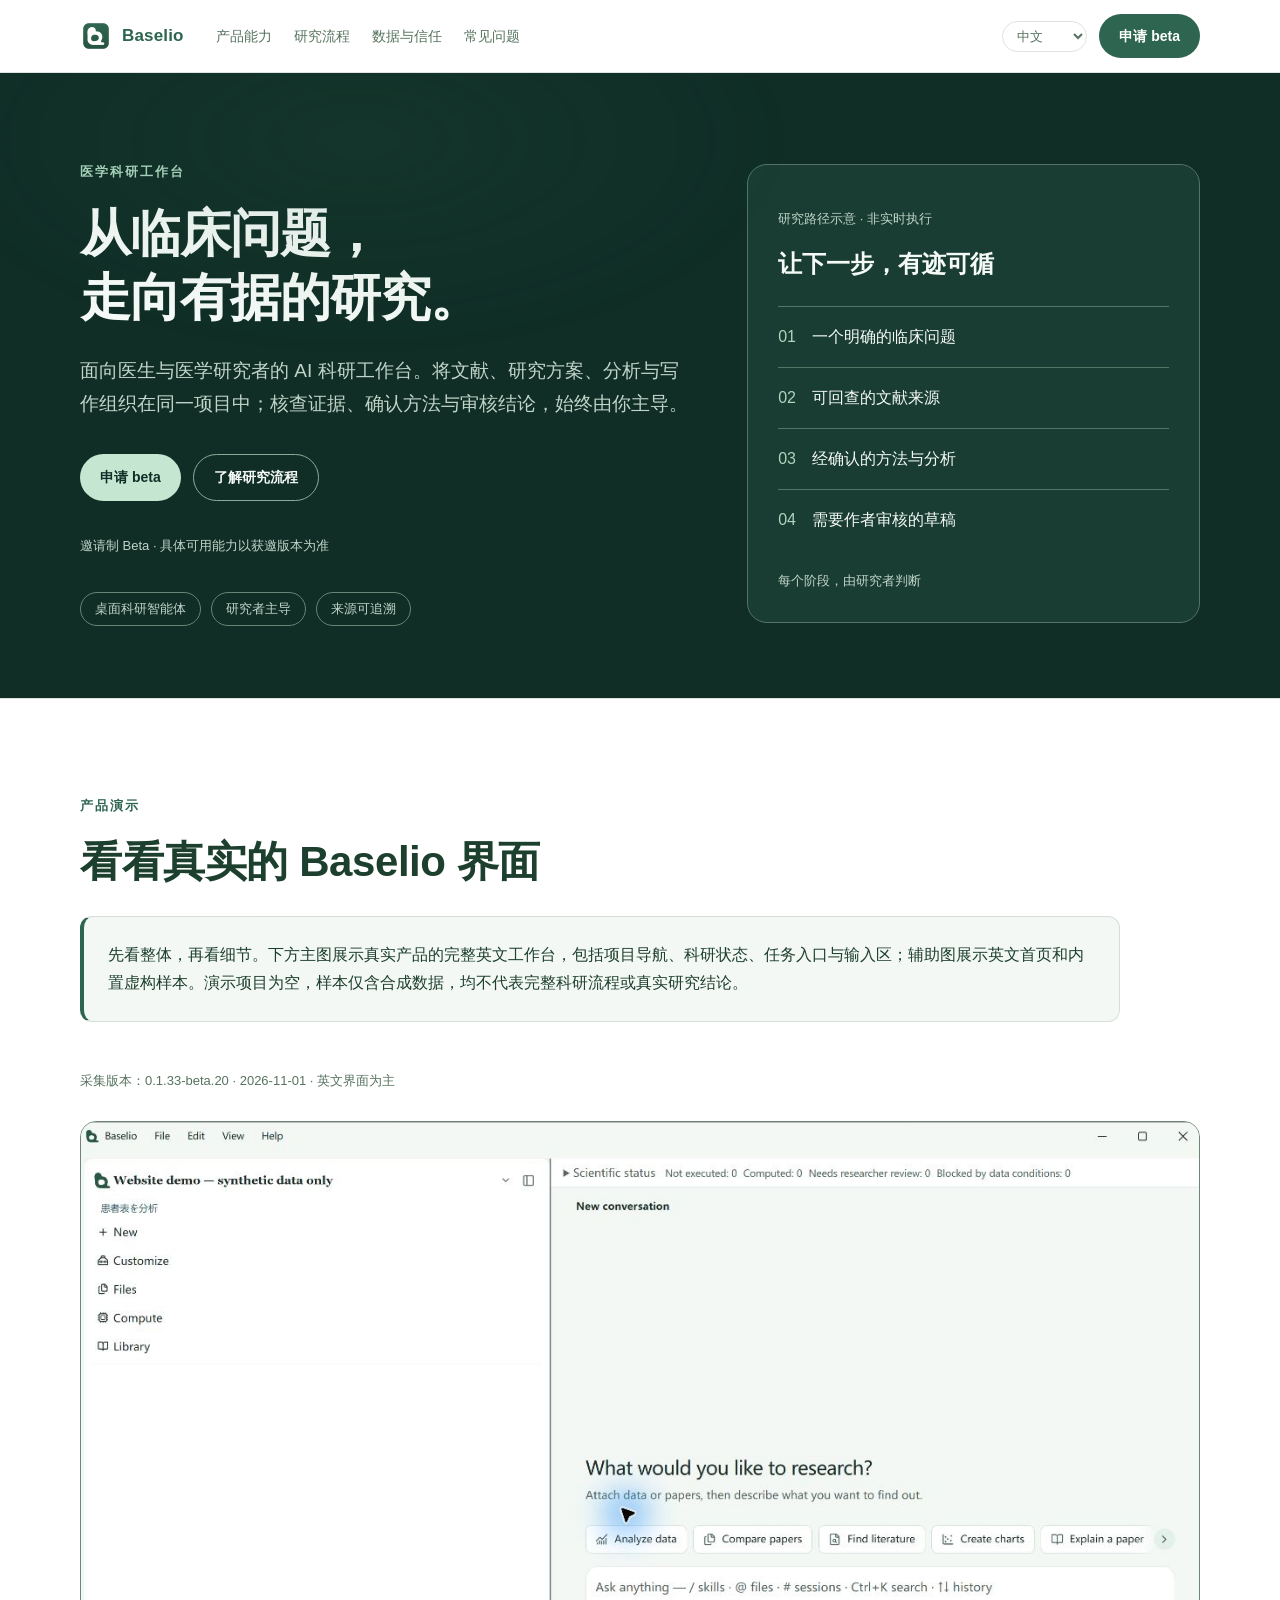
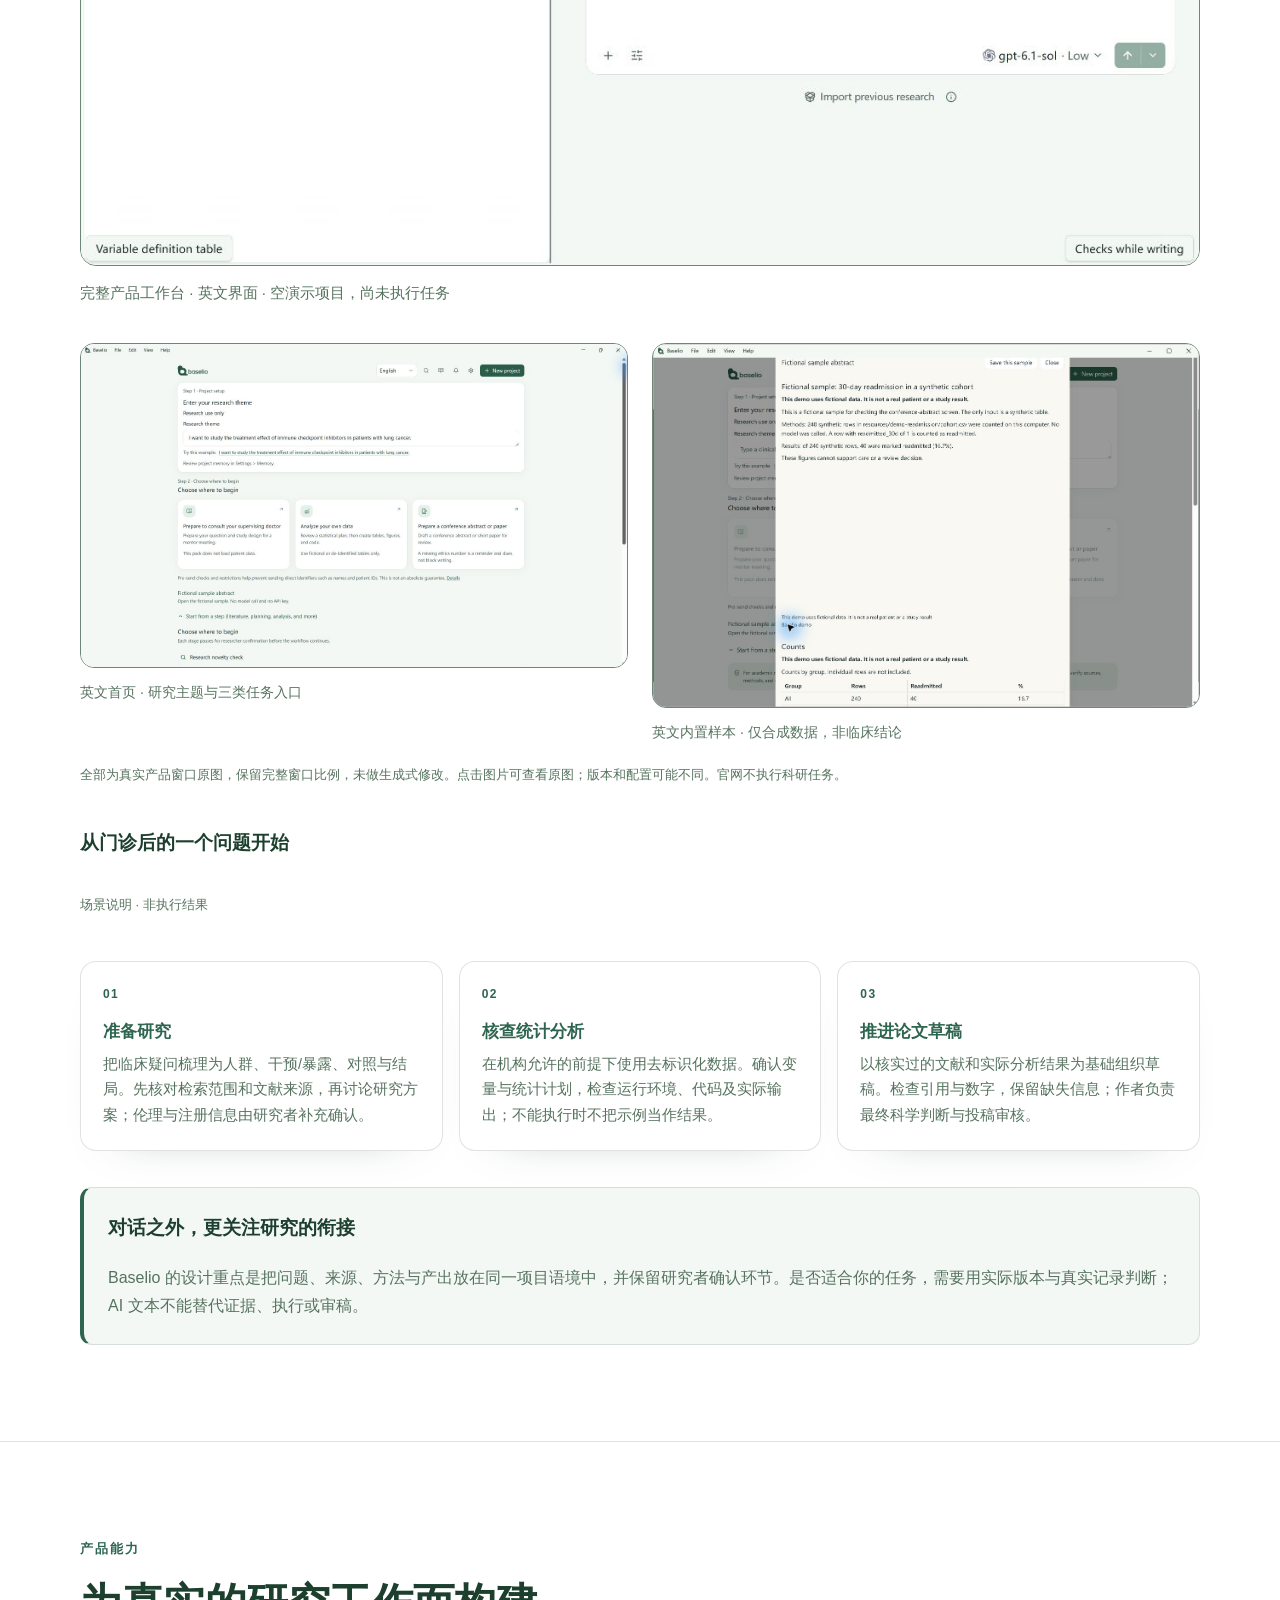
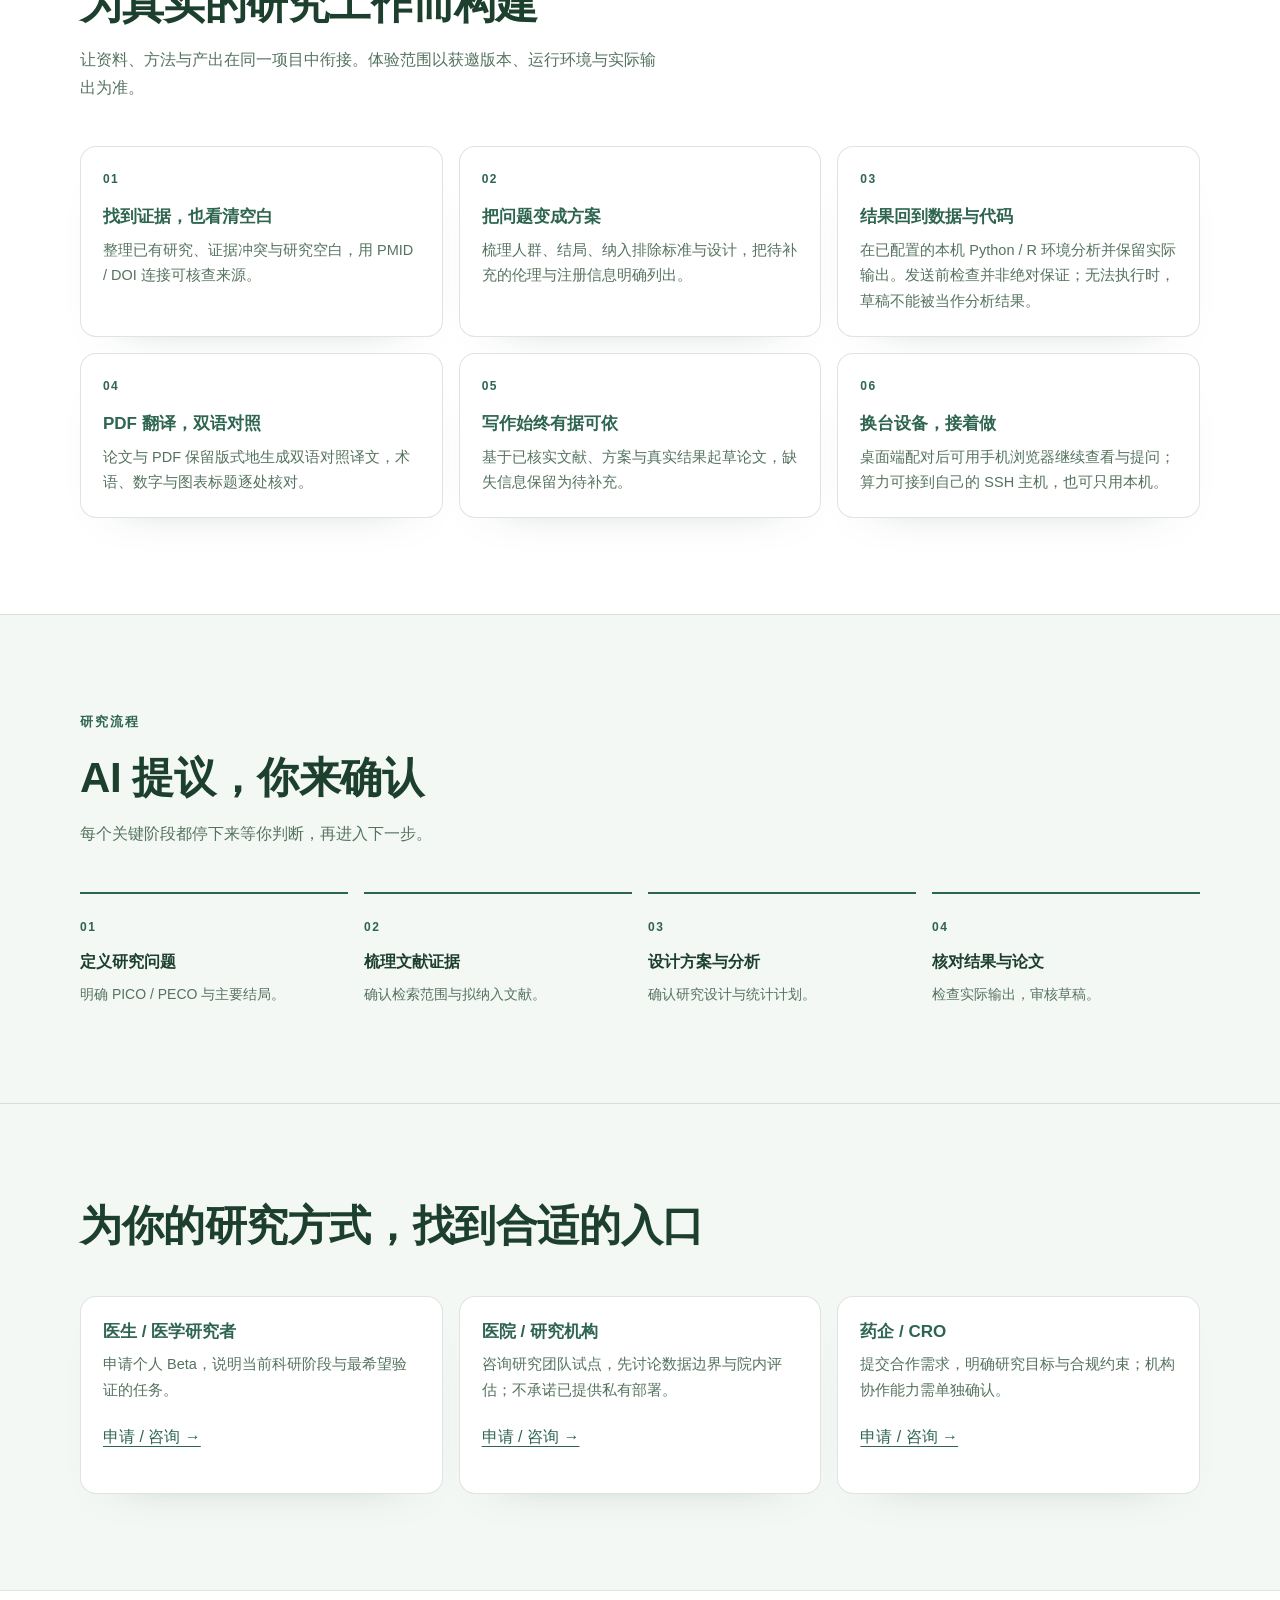
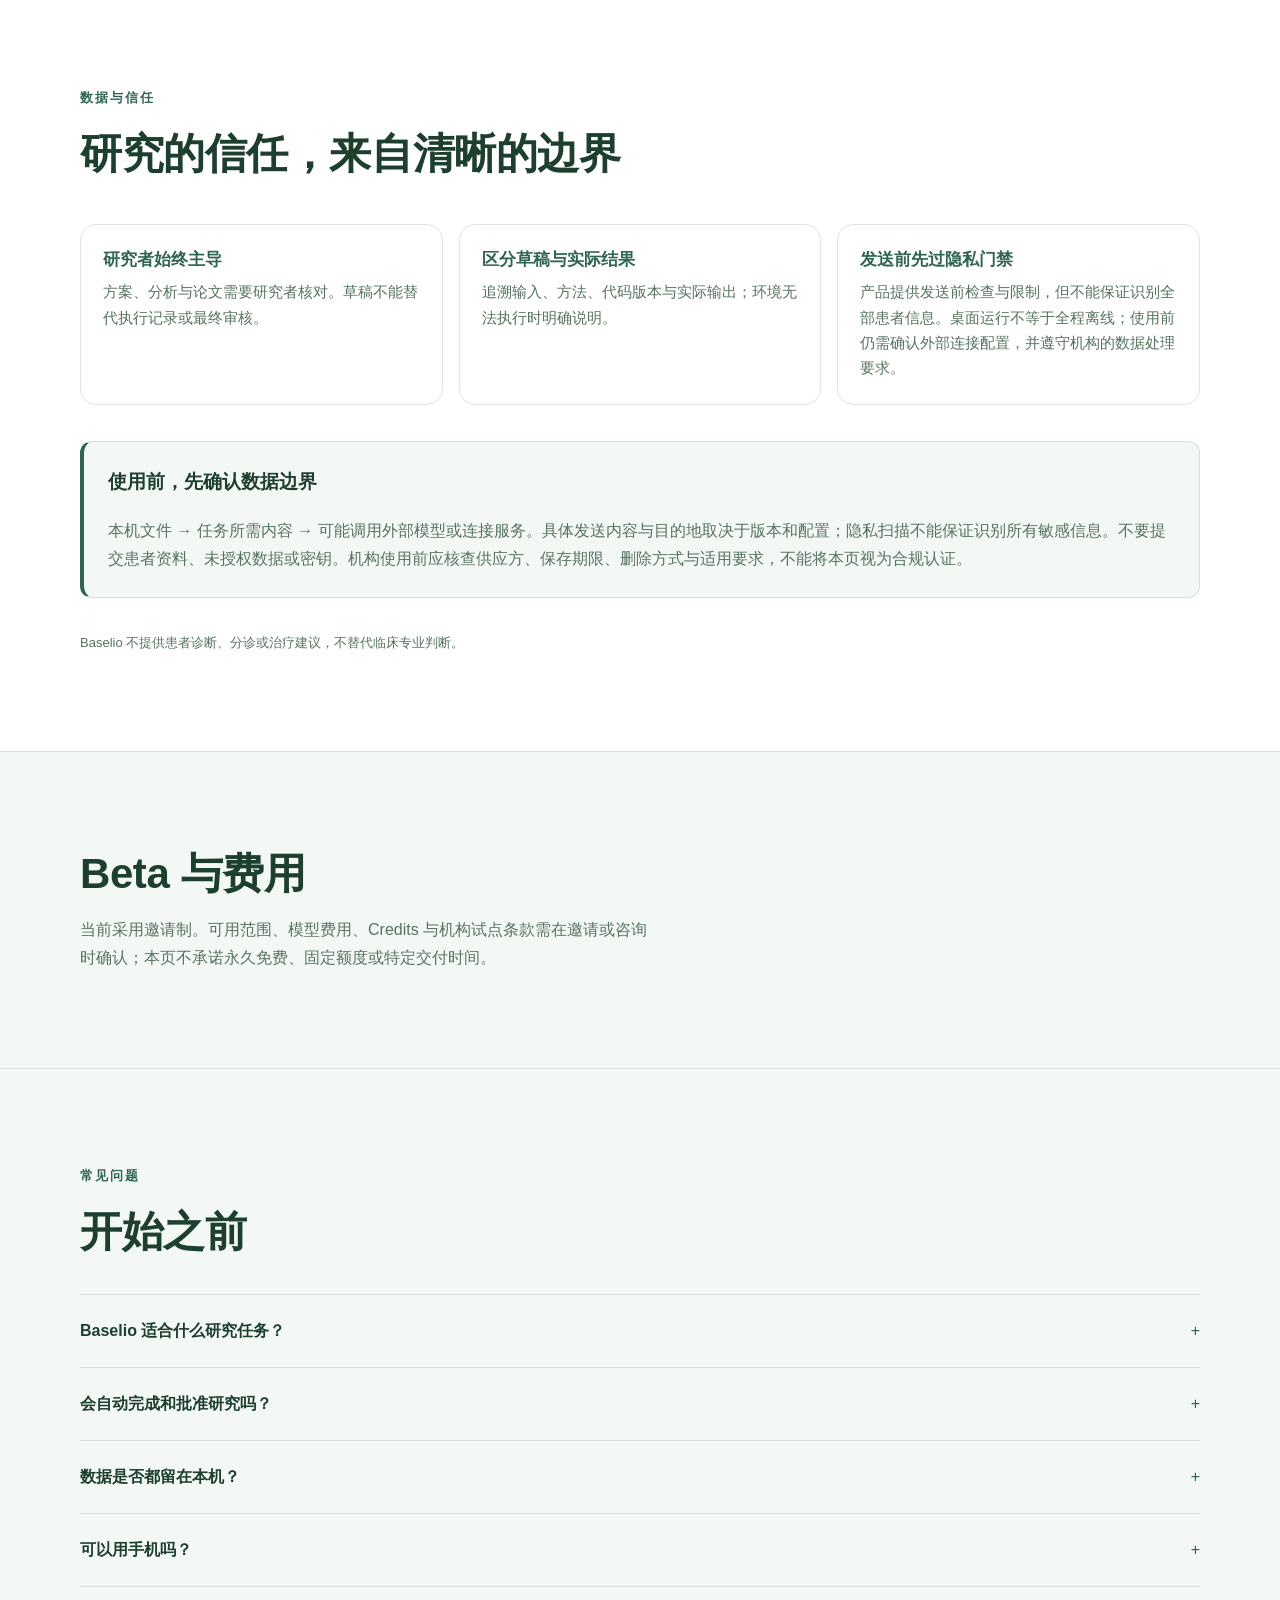
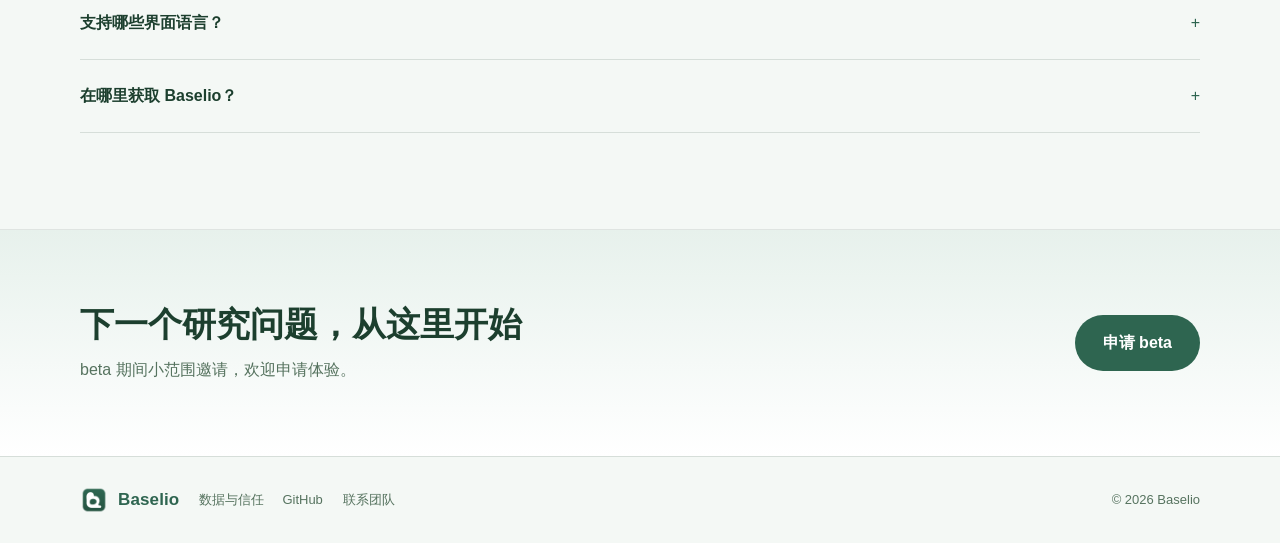
<file: public/index.html>
<!doctype html>
<html lang="zh">
  <head>
    <meta charset="utf-8" />
    <meta name="viewport" content="width=device-width, initial-scale=1" />
    <title>Baselio — 让研究，步步有据</title>
    <meta name="description" content="Baselio 把文献、方案、分析与写作连在同一个研究项目里，关键决策始终由研究者确认。" />
    <link rel="icon" href="logo.png" />
    <link rel="stylesheet" href="styles.css" />
  </head>
  <body>
    <a href="#main" class="skip-link" data-i18n="skip">跳至正文</a>
    <header class="site-header" id="top">
      <div class="wrap header-inner">
        <a class="brand" href="#top">
          <img src="logo.png" alt="" width="32" height="32" />
          <span class="brand-name" translate="no">Baselio</span>
        </a>
        <nav class="nav" aria-label="主导航" data-i18n-aria="a11y.nav">
          <a href="#capabilities" data-i18n="nav.capabilities">产品能力</a>
          <a href="#workflow" data-i18n="nav.workflow">研究流程</a>
          <a href="trust.html" data-i18n="nav.trust">数据与信任</a>
          <a href="#faq" data-i18n="nav.faq">常见问题</a>
        </nav>
        <div class="header-actions">
          <select id="language" class="lang" aria-label="选择语言" data-i18n-aria="a11y.language">
            <option value="zh">中文</option>
            <option value="en">English</option>
            <option value="ja">日本語</option>
          </select>
          <a class="btn btn-primary" href="beta.html" data-i18n="nav.cta">申请 beta</a>
        </div>
      </div>
    </header>

    <main id="main" tabindex="-1">
      <section class="hero">
        <div class="wrap hero-layout"><div class="hero-copy">
          <p class="eyebrow" data-i18n="hero.eyebrow">医学科研工作台</p>
          <h1>
            <span data-i18n="hero.line1">从临床问题，</span>
<br />
            <em data-i18n="hero.line2">走向有据的研究。</em>
          </h1>
          <p class="lede" data-i18n="hero.lede">面向医生与医学研究者的 AI 科研工作台。将文献、研究方案、分析与写作组织在同一项目中；核查证据、确认方法与审核结论，始终由你主导。</p>
          <div class="hero-actions">
            <a class="btn btn-primary" href="beta.html" data-i18n="hero.ctaPrimary">申请 beta</a>
            <a class="btn btn-ghost" href="#demo" data-i18n="hero.ctaSecondary">了解研究流程</a>
          </div>
          <p class="fineprint" data-i18n="hero.status">邀请制 Beta · 具体可用能力以获邀版本为准</p>
<ul class="pills" aria-label="产品特性" data-i18n-aria="a11y.pills">
            <li data-i18n="hero.pill1">桌面科研智能体</li>
            <li data-i18n="hero.pill2">研究者主导</li>
            <li data-i18n="hero.pill3">来源可追溯</li>
          </ul>
        </div><aside class="research-path"><p class="path-label" data-i18n="path.label">研究路径示意 · 非实时执行</p><h2  data-i18n="path.title">让下一步，有迹可循</h2><ol><li><span class="path-index">01</span><span  data-i18n="path.0">一个明确的临床问题</span></li><li><span class="path-index">02</span><span  data-i18n="path.1">可回查的文献来源</span></li><li><span class="path-index">03</span><span  data-i18n="path.2">经确认的方法与分析</span></li><li><span class="path-index">04</span><span  data-i18n="path.3">需要作者审核的草稿</span></li></ol><p class="path-review" data-i18n="path.review">每个阶段，由研究者判断</p></aside></div>
      </section>

<section class="section demo-section" id="demo">
<div class="wrap">
<p class="eyebrow" data-i18n="demo.eyebrow">产品演示</p>
<h2 data-i18n="demo.title">看看真实的 Baselio 界面</h2>
<p class="demo-note" data-i18n="demo.body">先看整体，再看细节。下方主图展示真实产品的完整英文工作台，包括项目导航、科研状态、任务入口与输入区；辅助图展示英文首页和内置虚构样本。演示项目为空，样本仅含合成数据，均不代表完整科研流程或真实研究结论。</p>
<p class="fineprint" data-i18n="demo.version">采集版本：0.1.33-beta.20 · 2026-11-01 · 英文界面为主</p><figure class="product-overview"><a href="media/baselio-workbench-en.jpg" target="_blank" rel="noopener" data-i18n-aria="demo.open" aria-label="查看原始截图（新窗口）"><img src="media/baselio-workbench-en.jpg" width="1281" height="852" loading="lazy" decoding="async" data-i18n-alt="demo.overviewAlt" alt="Baselio 完整英文工作台，展示左侧项目导航、上方科研状态、研究任务入口与中央输入区"></a><figcaption data-i18n="demo.overviewCaption">完整产品工作台 · 英文界面 · 空演示项目，尚未执行任务</figcaption></figure><div class="product-gallery"><figure class=""><a href="media/baselio-home-en.jpg" target="_blank" rel="noopener" data-i18n-aria="demo.open" aria-label="查看原始截图（新窗口）"><img src="media/baselio-home-en.jpg" width="1440" height="852" loading="lazy" decoding="async" data-i18n-alt="demo.homeAlt" alt="Baselio 英文桌面首页，包含研究主题、咨询准备、数据分析与摘要论文入口"></a><figcaption data-i18n="demo.homeCaption">英文首页 · 研究主题与三类任务入口</figcaption></figure><figure class=""><a href="media/baselio-sample-en.jpg" target="_blank" rel="noopener" data-i18n-aria="demo.open" aria-label="查看原始截图（新窗口）"><img src="media/baselio-sample-en.jpg" width="1281" height="852" loading="lazy" decoding="async" data-i18n-alt="demo.sampleAlt" alt="Baselio 英文虚构样本预览，明确标注合成数据，并显示 240 行中 40 行的示例汇总"></a><figcaption data-i18n="demo.sampleCaption">英文内置样本 · 仅合成数据，非临床结论</figcaption></figure></div><p class="fineprint" data-i18n="demo.captureNote">全部为真实产品窗口原图，保留完整窗口比例，未做生成式修改。点击图片可查看原图；版本和配置可能不同。官网不执行科研任务。</p>
<h3 data-i18n="scenes.title">从门诊后的一个问题开始</h3>
<p class="fineprint" data-i18n="scenes.note">场景说明 · 非执行结果</p>
<div class="grid grid-3">
<article class="card">
<span class="card-num">01</span>
<h3 data-i18n="scene.0.title">准备研究</h3>
<p data-i18n="scene.0.body">把临床疑问梳理为人群、干预/暴露、对照与结局。先核对检索范围和文献来源，再讨论研究方案；伦理与注册信息由研究者补充确认。</p>
</article>
<article class="card">
<span class="card-num">02</span>
<h3 data-i18n="scene.1.title">核查统计分析</h3>
<p data-i18n="scene.1.body">在机构允许的前提下使用去标识化数据。确认变量与统计计划，检查运行环境、代码及实际输出；不能执行时不把示例当作结果。</p>
</article>
<article class="card">
<span class="card-num">03</span>
<h3 data-i18n="scene.2.title">推进论文草稿</h3>
<p data-i18n="scene.2.body">以核实过的文献和实际分析结果为基础组织草稿。检查引用与数字，保留缺失信息；作者负责最终科学判断与投稿审核。</p>
</article>
</div>
<aside class="evidence-note">
<h3 data-i18n="difference.title">对话之外，更关注研究的衔接</h3>
<p data-i18n="difference.body">Baselio 的设计重点是把问题、来源、方法与产出放在同一项目语境中，并保留研究者确认环节。是否适合你的任务，需要用实际版本与真实记录判断；AI 文本不能替代证据、执行或审稿。</p>
</aside>
</div>
</section>
      <section class="section" id="capabilities">
        <div class="wrap">
          <p class="eyebrow" data-i18n="cap.eyebrow">产品能力</p>
          <h2 data-i18n="cap.title">为真实的研究工作而构建</h2>
          <p class="section-lede" data-i18n="cap.lede">让资料、方法与产出在同一项目中衔接。体验范围以获邀版本、运行环境与实际输出为准。</p>
          <div class="grid grid-3">
            <article class="card">
              <span class="card-num">01</span>
              <h3 data-i18n="cap.1.title">找到证据，也看清空白</h3>
              <p data-i18n="cap.1.body">
                整理已有研究、证据冲突与研究空白，用 PMID / DOI 连接可核查来源。
              </p>
            </article>
            <article class="card">
              <span class="card-num">02</span>
              <h3 data-i18n="cap.2.title">把问题变成方案</h3>
              <p data-i18n="cap.2.body">
                梳理人群、结局、纳入排除标准与设计，把待补充的伦理与注册信息明确列出。
              </p>
            </article>
            <article class="card">
              <span class="card-num">03</span>
              <h3 data-i18n="cap.3.title">结果回到数据与代码</h3>
              <p data-i18n="cap.3.body">在已配置的本机 Python / R 环境分析并保留实际输出。发送前检查并非绝对保证；无法执行时，草稿不能被当作分析结果。</p>
            </article>
            <article class="card">
              <span class="card-num">04</span>
              <h3 data-i18n="cap.4.title">PDF 翻译，双语对照</h3>
              <p data-i18n="cap.4.body">
                论文与 PDF 保留版式地生成双语对照译文，术语、数字与图表标题逐处核对。
              </p>
            </article>
            <article class="card">
              <span class="card-num">05</span>
              <h3 data-i18n="cap.5.title">写作始终有据可依</h3>
              <p data-i18n="cap.5.body">
                基于已核实文献、方案与真实结果起草论文，缺失信息保留为待补充。
              </p>
            </article>
            <article class="card">
              <span class="card-num">06</span>
              <h3 data-i18n="cap.6.title">换台设备，接着做</h3>
              <p data-i18n="cap.6.body">
                桌面端配对后可用手机浏览器继续查看与提问；算力可接到自己的 SSH 主机，也可只用本机。
              </p>
            </article>
          </div>
        </div>
      </section>

      <section class="section section-alt" id="workflow">
        <div class="wrap">
          <p class="eyebrow" data-i18n="flow.eyebrow">研究流程</p>
          <h2 data-i18n="flow.title">AI 提议，你来确认</h2>
          <p class="section-lede" data-i18n="flow.lede">
            每个关键阶段都停下来等你判断，再进入下一步。
          </p>
          <ol class="steps">
            <li>
              <span class="step-index">01</span>
              <h3 data-i18n="flow.1.title">定义研究问题</h3>
              <p data-i18n="flow.1.body">明确 PICO / PECO 与主要结局。</p>
            </li>
            <li>
              <span class="step-index">02</span>
              <h3 data-i18n="flow.2.title">梳理文献证据</h3>
              <p data-i18n="flow.2.body">确认检索范围与拟纳入文献。</p>
            </li>
            <li>
              <span class="step-index">03</span>
              <h3 data-i18n="flow.3.title">设计方案与分析</h3>
              <p data-i18n="flow.3.body">确认研究设计与统计计划。</p>
            </li>
            <li>
              <span class="step-index">04</span>
              <h3 data-i18n="flow.4.title">核对结果与论文</h3>
              <p data-i18n="flow.4.body">检查实际输出，审核草稿。</p>
            </li>
          </ol>
        </div>
      </section>

<section class="section section-alt" id="audience">
<div class="wrap">
<h2 data-i18n="audience.title">为你的研究方式，找到合适的入口</h2>
<div class="grid grid-3">
<article class="card">
<h3 data-i18n="audience.0.title">医生 / 医学研究者</h3>
<p data-i18n="audience.0.body">申请个人 Beta，说明当前科研阶段与最希望验证的任务。</p>
<a href="beta.html?role=0" class="text-link" data-i18n="audience.link">申请 / 咨询 →</a>
</article>
<article class="card">
<h3 data-i18n="audience.1.title">医院 / 研究机构</h3>
<p data-i18n="audience.1.body">咨询研究团队试点，先讨论数据边界与院内评估；不承诺已提供私有部署。</p>
<a href="beta.html?role=1" class="text-link" data-i18n="audience.link">申请 / 咨询 →</a>
</article>
<article class="card">
<h3 data-i18n="audience.2.title">药企 / CRO</h3>
<p data-i18n="audience.2.body">提交合作需求，明确研究目标与合规约束；机构协作能力需单独确认。</p>
<a href="beta.html?role=2" class="text-link" data-i18n="audience.link">申请 / 咨询 →</a>
</article>
</div>
</div>
</section>
      <section class="section" id="trust">
        <div class="wrap">
          <p class="eyebrow" data-i18n="trust.eyebrow">数据与信任</p>
          <h2 data-i18n="trust.title">研究的信任，来自清晰的边界</h2>
          <div class="grid grid-3">
            <article class="card card-plain">
              <h3 data-i18n="trust.1.title">研究者始终主导</h3>
              <p data-i18n="trust.1.body">
                方案、分析与论文需要研究者核对。草稿不能替代执行记录或最终审核。
              </p>
            </article>
            <article class="card card-plain">
              <h3 data-i18n="trust.2.title">区分草稿与实际结果</h3>
              <p data-i18n="trust.2.body">
                追溯输入、方法、代码版本与实际输出；环境无法执行时明确说明。
              </p>
            </article>
            <article class="card card-plain">
              <h3 data-i18n="trust.3.title">发送前先过隐私门禁</h3>
              <p data-i18n="trust.3.body">产品提供发送前检查与限制，但不能保证识别全部患者信息。桌面运行不等于全程离线；使用前仍需确认外部连接配置，并遵守机构的数据处理要求。</p>
            </article>
          </div>
          <aside class="evidence-note">
<h3 data-i18n="privacy.title">使用前，先确认数据边界</h3>
<p data-i18n="privacy.body">本机文件 → 任务所需内容 → 可能调用外部模型或连接服务。具体发送内容与目的地取决于版本和配置；隐私扫描不能保证识别所有敏感信息。不要提交患者资料、未授权数据或密钥。机构使用前应核查供应方、保存期限、删除方式与适用要求，不能将本页视为合规认证。</p>
</aside>
<p class="fineprint" data-i18n="trust.note">
            Baselio 不提供患者诊断、分诊或治疗建议，不替代临床专业判断。
          </p>
        </div>
      </section>

<section class="section section-alt">
<div class="wrap">
<h2 data-i18n="pricing.title">Beta 与费用</h2>
<p class="section-lede" data-i18n="pricing.body">当前采用邀请制。可用范围、模型费用、Credits 与机构试点条款需在邀请或咨询时确认；本页不承诺永久免费、固定额度或特定交付时间。</p>
</div>
</section>
      <section class="section section-alt" id="faq">
        <div class="wrap">
          <p class="eyebrow" data-i18n="faq.eyebrow">常见问题</p>
          <h2 data-i18n="faq.title">开始之前</h2>
          <div class="faq">
            <details>
              <summary data-i18n="faq.1.q">Baselio 适合什么研究任务？</summary>
              <p data-i18n="faq.1.a">
                医学文献综述、新颖性初步评估、研究方案设计、去标识化数据分析与论文写作。
              </p>
            </details>
            <details>
              <summary data-i18n="faq.2.q">会自动完成和批准研究吗？</summary>
              <p data-i18n="faq.2.a">
                不会。关键步骤采用「AI 提议 → 研究者确认 → 下一阶段」。
              </p>
            </details>
            <details>
              <summary data-i18n="faq.3.q">数据是否都留在本机？</summary>
              <p data-i18n="faq.3.a">不能仅凭桌面应用作此保证。产品有发送前检查与限制，但不能保证识别全部敏感信息；外部连接与数据外发仍需按机构要求审核。</p>
            </details>
            <details>
              <summary data-i18n="faq.4.q">可以用手机吗？</summary>
              <p data-i18n="faq.4.a">
                可以。桌面端启用远程访问并完成配对后，用手机浏览器即可继续查看与提问；桌面主机需要保持开机和联网。
              </p>
            </details>
            <details>
              <summary data-i18n="faq.5.q">支持哪些界面语言？</summary>
              <p data-i18n="faq.5.a">
                界面提供中文（简繁）、日语、英语、德语、西班牙语、法语、韩语与俄语；日语是当前 beta 的主要体验语言。
              </p>
            </details>
            <details>
              <summary data-i18n="faq.6.q">在哪里获取 Baselio？</summary>
              <p data-i18n="faq.6.a">
                beta 期间通过邀请分发；正式安装包、代码签名与自动更新渠道仍在配置中。
              </p>
            </details>
          </div>
        </div>
      </section>

      <section class="cta-band" id="start">
        <div class="wrap cta-inner">
          <div>
            <h2 data-i18n="cta.title">下一个研究问题，从这里开始</h2>
            <p data-i18n="cta.body">beta 期间小范围邀请，欢迎申请体验。</p>
          </div>
          <a class="btn btn-primary btn-lg" href="beta.html" data-i18n="cta.button">申请 beta</a>
        </div>
      </section>
    </main>

    <footer class="site-footer">
      <div class="wrap footer-inner">
        <a class="brand" href="#top">
          <img src="logo.png" alt="" width="28" height="28" />
          <span class="brand-name" translate="no">Baselio</span>
        </a>
        <nav aria-label="页脚导航" data-i18n-aria="a11y.footer">
          <a href="trust.html" data-i18n="nav.trust">数据与信任</a>
          <a href="https://github.com/chenglei1479-rgb/hph-health" target="_blank" rel="noopener noreferrer">GitHub</a>
        </nav>
        <a href="mailto:chenglei1479@gmail.com" data-i18n="contact">联系团队</a>
<p class="copyright">© 2026 Baselio</p>
      </div>
    </footer>

    <script src="app.js">
</script>
  </body>
</html>
</file>
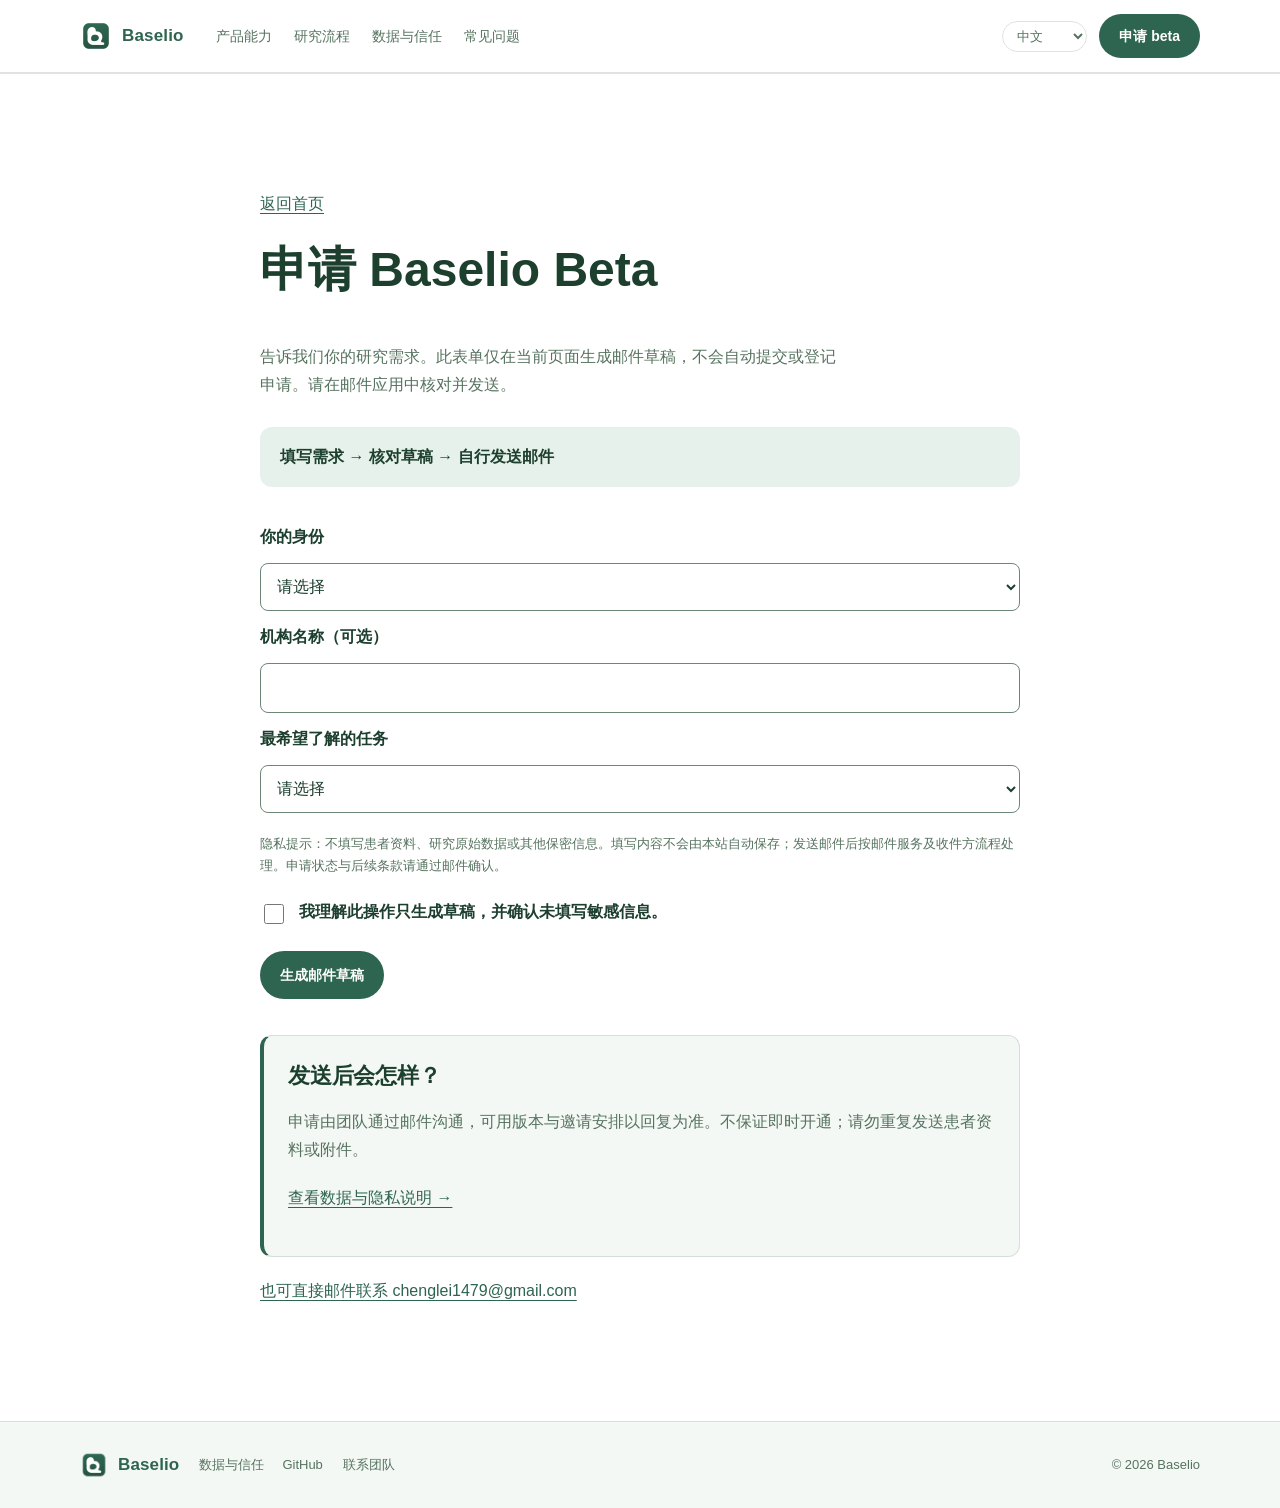
<file: public/beta.html>
<!doctype html>
<html lang="zh">
  <head>
    <meta charset="utf-8" />
    <meta name="viewport" content="width=device-width, initial-scale=1" />
    <title>Baselio — 申请 Beta</title>
    <meta name="description" content="告诉我们你的研究需求。此表单仅在当前页面生成邮件草稿，不会自动提交或登记申请。请在邮件应用中核对并发送。" />
    <link rel="icon" href="logo.png" />
    <link rel="stylesheet" href="styles.css" />
  </head>
  <body>
    <a href="#main" class="skip-link" data-i18n="skip">跳至正文</a>
    <header class="site-header" id="top">
      <div class="wrap header-inner">
        <a class="brand" href="index.html">
          <img src="logo.png" alt="" width="32" height="32" />
          <span class="brand-name" translate="no">Baselio</span>
        </a>
        <nav class="nav" aria-label="主导航" data-i18n-aria="a11y.nav">
          <a href="index.html#capabilities" data-i18n="nav.capabilities">产品能力</a>
          <a href="index.html#workflow" data-i18n="nav.workflow">研究流程</a>
          <a href="trust.html" data-i18n="nav.trust">数据与信任</a>
          <a href="index.html#faq" data-i18n="nav.faq">常见问题</a>
        </nav>
        <div class="header-actions">
          <select id="language" class="lang" aria-label="选择语言" data-i18n-aria="a11y.language">
            <option value="zh">中文</option>
            <option value="en">English</option>
            <option value="ja">日本語</option>
          </select>
          <a class="btn btn-primary" href="beta.html" data-i18n="nav.cta">申请 beta</a>
        </div>
      </div>
    </header>

<main id="main" tabindex="-1">
<section class="section">
<div class="wrap beta-wrap">
<a href="index.html" class="text-link" data-i18n="beta.back">返回首页</a>
<h1 data-i18n="beta.title">申请 Baselio Beta</h1>
<p class="section-lede" data-i18n="beta.intro">告诉我们你的研究需求。此表单仅在当前页面生成邮件草稿，不会自动提交或登记申请。请在邮件应用中核对并发送。</p>
<p class="application-steps" data-i18n="beta.steps">填写需求 → 核对草稿 → 自行发送邮件</p>
<noscript><p class="demo-note" data-i18n="beta.noScript">启用 JavaScript 后可生成申请草稿；也可通过下方邮箱直接联系。</p></noscript>
<form id="beta-form" hidden aria-describedby="privacy-notice">
<div id="form-errors" class="form-errors" tabindex="-1" role="alert" hidden></div>
<label for="role" data-i18n="beta.role">你的身份</label>
<select id="role" name="role" required aria-describedby="role-error">
<option value="" data-i18n="beta.choose">请选择</option>
<option value="0" data-i18n="audience.0.title">医生 / 医学研究者</option>
<option value="1" data-i18n="audience.1.title">医院 / 研究机构</option>
<option value="2" data-i18n="audience.2.title">药企 / CRO</option>
</select>
<p id="role-error" class="field-error" data-i18n="beta.errorRole" hidden>请选择你的身份。</p>
<label for="institution" data-i18n="beta.org">机构名称（可选）</label>
<input id="institution" name="institution" maxlength="120" autocomplete="organization">
<label for="task" data-i18n="beta.task">最希望了解的任务</label>
<select id="task" name="task" required aria-describedby="task-error">
<option value="" data-i18n="beta.choose">请选择</option>
<option value="0" data-i18n="beta.task0">文献检索与研究方案</option>
<option value="1" data-i18n="beta.task1">统计分析与数据处理</option>
<option value="2" data-i18n="beta.task2">论文草稿与引用核查</option>
</select>
<p id="task-error" class="field-error" data-i18n="beta.errorTask" hidden>请选择最希望了解的任务。</p>
<p id="privacy-notice" class="fineprint" data-i18n="beta.notice">隐私提示：不填写患者资料、研究原始数据或其他保密信息。填写内容不会由本站自动保存；发送邮件后按邮件服务及收件方流程处理。申请状态与后续条款请通过邮件确认。</p>
<label class="consent">
<input type="checkbox" id="consent" name="consent" required aria-describedby="consent-error">
<span data-i18n="beta.consent">我理解此操作只生成草稿，并确认未填写敏感信息。</span>
</label>
<p id="consent-error" class="field-error" data-i18n="beta.errorConsent" hidden>请确认你理解草稿流程，且未填写敏感信息。</p>
<button type="submit" class="btn btn-primary" data-i18n="beta.prepare">生成邮件草稿</button>
</form>
<p id="draft-status" role="status" aria-live="polite">
</p>
<div id="draft-panel" tabindex="-1" aria-labelledby="draft-label" hidden>
<label id="draft-label" for="draft" data-i18n="beta.draft">邮件草稿内容</label>
<textarea id="draft" rows="12" readonly>
</textarea>
<button type="button" id="copy-draft" class="btn btn-ghost" data-i18n="beta.copy">复制草稿</button>
<a id="open-mail" class="btn btn-primary" data-i18n="beta.open">打开邮件应用</a>
</div>
<aside class="evidence-note"><h2  data-i18n="beta.next">发送后会怎样？</h2><p  data-i18n="beta.nextBody">申请由团队通过邮件沟通，可用版本与邀请安排以回复为准。不保证即时开通；请勿重复发送患者资料或附件。</p><a href="trust.html" class="text-link" data-i18n="privacy.link">查看数据与隐私说明 →</a></aside>
<a href="mailto:chenglei1479@gmail.com" class="text-link" data-i18n="beta.fallback">也可直接邮件联系 chenglei1479@gmail.com</a>
</div>
</section>
</main>    <footer class="site-footer">
      <div class="wrap footer-inner">
        <a class="brand" href="index.html">
          <img src="logo.png" alt="" width="28" height="28" />
          <span class="brand-name" translate="no">Baselio</span>
        </a>
        <nav aria-label="页脚导航" data-i18n-aria="a11y.footer">
          <a href="trust.html" data-i18n="nav.trust">数据与信任</a>
          <a href="https://github.com/chenglei1479-rgb/hph-health" target="_blank" rel="noopener noreferrer">GitHub</a>
        </nav>
        <a href="mailto:chenglei1479@gmail.com" data-i18n="contact">联系团队</a>
<p class="copyright">© 2026 Baselio</p>
      </div>
    </footer>

    <script src="app.js">
</script>
  </body>
</html>
</file>
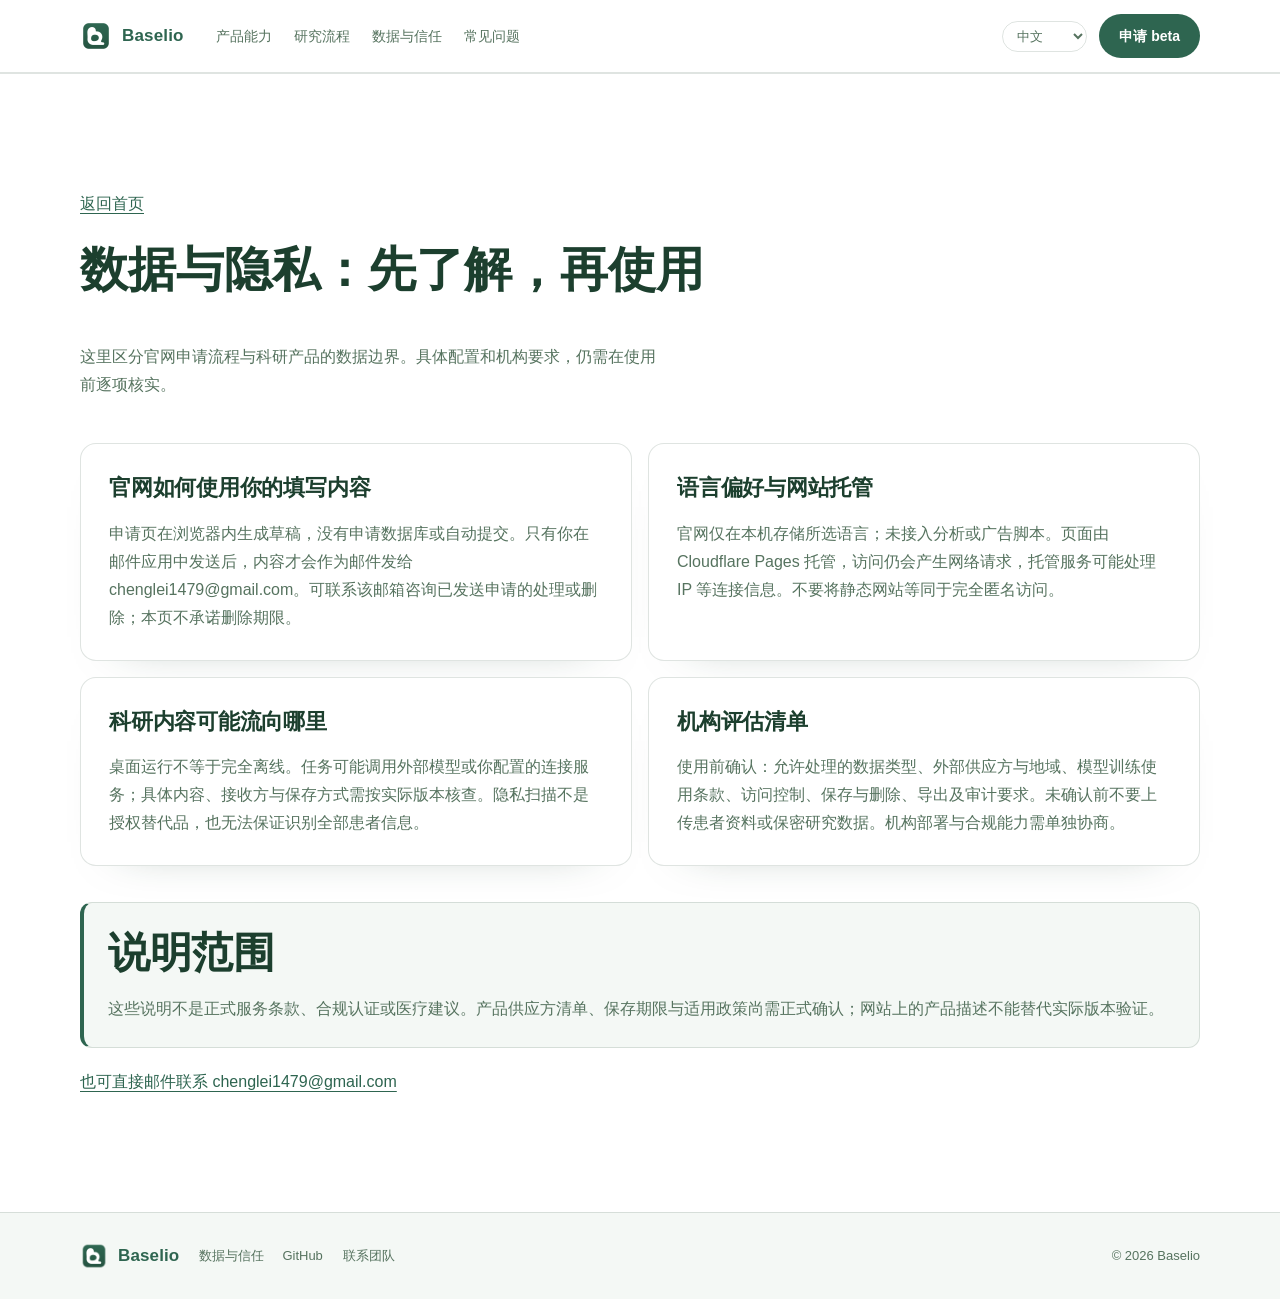
<file: public/trust.html>
<!doctype html>
<html lang="zh">
  <head>
    <meta charset="utf-8" />
    <meta name="viewport" content="width=device-width, initial-scale=1" />
    <title>Baselio — 数据与隐私</title>
    <meta name="description" content="这里区分官网申请流程与科研产品的数据边界。具体配置和机构要求，仍需在使用前逐项核实。" />
    <link rel="icon" href="logo.png" />
    <link rel="stylesheet" href="styles.css" />
  </head>
  <body data-page="trust">
    <a href="#main" class="skip-link" data-i18n="skip">跳至正文</a>
    <header class="site-header" id="top">
      <div class="wrap header-inner">
        <a class="brand" href="index.html">
          <img src="logo.png" alt="" width="32" height="32" />
          <span class="brand-name" translate="no">Baselio</span>
        </a>
        <nav class="nav" aria-label="主导航" data-i18n-aria="a11y.nav">
          <a href="index.html#capabilities" data-i18n="nav.capabilities">产品能力</a>
          <a href="index.html#workflow" data-i18n="nav.workflow">研究流程</a>
          <a href="trust.html" data-i18n="nav.trust">数据与信任</a>
          <a href="index.html#faq" data-i18n="nav.faq">常见问题</a>
        </nav>
        <div class="header-actions">
          <select id="language" class="lang" aria-label="选择语言" data-i18n-aria="a11y.language">
            <option value="zh">中文</option>
            <option value="en">English</option>
            <option value="ja">日本語</option>
          </select>
          <a class="btn btn-primary" href="beta.html" data-i18n="nav.cta">申请 beta</a>
        </div>
      </div>
    </header>

<main id="main" tabindex="-1">
<section class="section">
<div class="wrap">
<a href="index.html" class="text-link" data-i18n="beta.back">返回首页</a>
<h1  data-i18n="privacy.pageTitle">数据与隐私：先了解，再使用</h1>
<p class="section-lede" data-i18n="privacy.intro">这里区分官网申请流程与科研产品的数据边界。具体配置和机构要求，仍需在使用前逐项核实。</p>
<div class="grid trust-grid">
<article class="card">
<h2  data-i18n="privacy.0.title">官网如何使用你的填写内容</h2>
<p  data-i18n="privacy.0.body">申请页在浏览器内生成草稿，没有申请数据库或自动提交。只有你在邮件应用中发送后，内容才会作为邮件发给 chenglei1479@gmail.com。可联系该邮箱咨询已发送申请的处理或删除；本页不承诺删除期限。</p>
</article>
<article class="card">
<h2  data-i18n="privacy.1.title">语言偏好与网站托管</h2>
<p  data-i18n="privacy.1.body">官网仅在本机存储所选语言；未接入分析或广告脚本。页面由 Cloudflare Pages 托管，访问仍会产生网络请求，托管服务可能处理 IP 等连接信息。不要将静态网站等同于完全匿名访问。</p>
</article>
<article class="card">
<h2  data-i18n="privacy.2.title">科研内容可能流向哪里</h2>
<p  data-i18n="privacy.2.body">桌面运行不等于完全离线。任务可能调用外部模型或你配置的连接服务；具体内容、接收方与保存方式需按实际版本核查。隐私扫描不是授权替代品，也无法保证识别全部患者信息。</p>
</article>
<article class="card">
<h2  data-i18n="privacy.3.title">机构评估清单</h2>
<p  data-i18n="privacy.3.body">使用前确认：允许处理的数据类型、外部供应方与地域、模型训练使用条款、访问控制、保存与删除、导出及审计要求。未确认前不要上传患者资料或保密研究数据。机构部署与合规能力需单独协商。</p>
</article>
</div>
<aside class="evidence-note">
<h2  data-i18n="privacy.boundary">说明范围</h2>
<p  data-i18n="privacy.boundaryBody">这些说明不是正式服务条款、合规认证或医疗建议。产品供应方清单、保存期限与适用政策尚需正式确认；网站上的产品描述不能替代实际版本验证。</p>
</aside>
<a href="mailto:chenglei1479@gmail.com" class="text-link" data-i18n="beta.fallback">也可直接邮件联系 chenglei1479@gmail.com</a>
</div>
</section>
</main>    <footer class="site-footer">
      <div class="wrap footer-inner">
        <a class="brand" href="index.html">
          <img src="logo.png" alt="" width="28" height="28" />
          <span class="brand-name" translate="no">Baselio</span>
        </a>
        <nav aria-label="页脚导航" data-i18n-aria="a11y.footer">
          <a href="trust.html" data-i18n="nav.trust">数据与信任</a>
          <a href="https://github.com/chenglei1479-rgb/hph-health" target="_blank" rel="noopener noreferrer">GitHub</a>
        </nav>
        <a href="mailto:chenglei1479@gmail.com" data-i18n="contact">联系团队</a>
<p class="copyright">© 2026 Baselio</p>
      </div>
    </footer>

    <script src="app.js">
</script>
  </body>
</html>
</file>
<file: public/styles.css>
:root {
  /* Light theme, green ink: the product icon is a deep forest green (#2e6550) on white. */
  --bg: #ffffff;
  --bg-soft: #f4f8f5;
  --panel: #ffffff;
  --ink: #1c3f2e;
  --muted: #56735f;
  --line: rgba(28, 63, 46, 0.14);
  --accent: #2e6550;
  --accent-hover: #275744;
  --accent-soft: #e7f1ec;
  --radius: 16px;
  --wrap: 1120px;
}

* {
  box-sizing: border-box;
}

html {
  scroll-behavior: smooth;
}

body {
  margin: 0;
  background: var(--bg);
  color: var(--ink);
  font-family: -apple-system, BlinkMacSystemFont, "Segoe UI", "Noto Sans JP", "Noto Sans SC",
    "Hiragino Sans", "Microsoft YaHei", sans-serif;
  line-height: 1.75;
  -webkit-font-smoothing: antialiased;
}

.wrap {
  width: min(100% - 40px, var(--wrap));
  margin-inline: auto;
}

a {
  color: inherit;
  text-decoration: none;
}

/* header */
.site-header {
  position: sticky;
  top: 0;
  z-index: 20;
  backdrop-filter: blur(14px);
  background: rgba(255, 255, 255, 0.86);
  border-bottom: 1px solid var(--line);
}

.header-inner {
  display: flex;
  align-items: center;
  gap: 24px;
  height: 64px;
}

.brand {
  display: inline-flex;
  align-items: center;
  gap: 10px;
  font-weight: 700;
  letter-spacing: 0.01em;
}

.brand img {
  border-radius: 8px;
  display: block;
}

.brand-name {
  font-size: 17px;
  color: var(--accent);
}

.nav {
  display: flex;
  gap: 22px;
  margin-left: 8px;
  font-size: 14px;
  color: var(--muted);
}

.nav a:hover {
  color: var(--accent);
}

.header-actions {
  margin-left: auto;
  display: flex;
  align-items: center;
  gap: 12px;
}

.lang {
  background: transparent;
  color: var(--muted);
  border: 1px solid var(--line);
  border-radius: 999px;
  padding: 6px 10px;
  font-size: 13px;
  font-family: inherit;
}

.lang:hover {
  color: var(--accent);
  border-color: var(--accent);
}

/* buttons */
.btn {
  display: inline-flex;
  align-items: center;
  justify-content: center;
  gap: 8px;
  border-radius: 999px;
  padding: 10px 20px;
  font-size: 14px;
  font-weight: 600;
  transition: transform 0.15s ease, background 0.15s ease, border-color 0.15s ease;
}

.btn:hover {
  transform: translateY(-1px);
}

.btn-primary {
  background: var(--accent);
  color: #ffffff;
}

.btn-primary:hover {
  background: var(--accent-hover);
}

.btn-ghost {
  border: 1px solid var(--line);
  color: var(--ink);
}

.btn-ghost:hover {
  border-color: var(--accent);
  color: var(--accent);
}

.btn-lg {
  padding: 14px 28px;
  font-size: 16px;
}

/* hero */
.hero {
  padding: 88px 0 40px;
  position: relative;
  overflow: hidden;
}

.hero::before {
  content: "";
  position: absolute;
  inset: -34% 26% auto -18%;
  height: 560px;
  background: radial-gradient(closest-side, rgba(46, 101, 80, 0.14), transparent 72%);
  filter: blur(18px);
  pointer-events: none;
}

.eyebrow {
  margin: 0 0 18px;
  font-size: 13px;
  letter-spacing: 0.16em;
  text-transform: uppercase;
  color: var(--accent);
  font-weight: 600;
}

.hero h1 {
  margin: 0;
  font-size: clamp(40px, 6.4vw, 76px);
  line-height: 1.12;
  letter-spacing: -0.02em;
  font-weight: 700;
  color: var(--ink);
}

.hero h1 em {
  font-style: normal;
  color: var(--accent);
}

.lede {
  margin: 24px 0 0;
  max-width: 34em;
  font-size: clamp(16px, 1.5vw, 19px);
  color: var(--muted);
}

.hero-actions {
  display: flex;
  flex-wrap: wrap;
  gap: 12px;
  margin-top: 34px;
}

.pills {
  display: flex;
  flex-wrap: wrap;
  gap: 10px;
  list-style: none;
  margin: 34px 0 0;
  padding: 0;
  font-size: 13px;
  color: var(--muted);
}

.pills li {
  border: 1px solid var(--line);
  border-radius: 999px;
  padding: 5px 14px;
  background: var(--accent-soft);
  color: var(--accent);
}

/* sections */
.section {
  padding: 96px 0;
  border-top: 1px solid var(--line);
}

.section-alt {
  background: var(--bg-soft);
}

.section h2 {
  margin: 0;
  font-size: clamp(28px, 3.6vw, 42px);
  line-height: 1.24;
  letter-spacing: -0.01em;
  color: var(--ink);
}

.section-lede {
  margin: 16px 0 0;
  max-width: 36em;
  color: var(--muted);
}

.grid {
  display: grid;
  gap: 16px;
  margin-top: 44px;
}

.grid-4 {
  grid-template-columns: repeat(4, 1fr);
}

.grid-3 {
  grid-template-columns: repeat(3, 1fr);
}

.card {
  border: 1px solid var(--line);
  border-radius: var(--radius);
  padding: 22px;
  background: #ffffff;
  box-shadow: 0 20px 48px -44px rgba(28, 63, 46, 0.5);
}

.card-plain {
  background: transparent;
  box-shadow: none;
}

.card-num {
  display: block;
  font-size: 12px;
  letter-spacing: 0.12em;
  color: var(--accent);
  margin-bottom: 14px;
  font-weight: 600;
}

.card h3 {
  margin: 0 0 8px;
  font-size: 17px;
  line-height: 1.5;
  color: var(--accent);
}

.card p {
  margin: 0;
  color: var(--muted);
  font-size: 14.5px;
}

/* steps */
.steps {
  list-style: none;
  margin: 44px 0 0;
  padding: 0;
  display: grid;
  grid-template-columns: repeat(4, 1fr);
  gap: 16px;
}

.steps li {
  border-top: 2px solid var(--accent);
  padding-top: 18px;
}

.step-index {
  font-size: 12px;
  letter-spacing: 0.14em;
  color: var(--accent);
  font-weight: 600;
}

.steps h3 {
  margin: 8px 0 6px;
  font-size: 16px;
  color: var(--ink);
}

.steps p {
  margin: 0;
  color: var(--muted);
  font-size: 14px;
}

.fineprint {
  margin: 34px 0 0;
  font-size: 13px;
  color: var(--muted);
}

/* faq */
.faq {
  margin-top: 36px;
  border-top: 1px solid var(--line);
}

.faq details {
  border-bottom: 1px solid var(--line);
  padding: 4px 0;
}

.faq summary {
  cursor: pointer;
  list-style: none;
  padding: 18px 0;
  font-weight: 600;
  display: flex;
  justify-content: space-between;
  gap: 16px;
  color: var(--ink);
}

.faq summary::-webkit-details-marker {
  display: none;
}

.faq summary::after {
  content: "+";
  color: var(--accent);
  font-weight: 400;
}

.faq details[open] summary::after {
  content: "–";
}

.faq p {
  margin: 0 0 18px;
  color: var(--muted);
  max-width: 62em;
}

/* cta band */
.cta-band {
  padding: 72px 0;
  border-top: 1px solid var(--line);
  background: linear-gradient(180deg, var(--accent-soft), #ffffff);
}

.cta-inner {
  display: flex;
  align-items: center;
  justify-content: space-between;
  gap: 28px;
  flex-wrap: wrap;
}

.cta-inner h2 {
  margin: 0;
  font-size: clamp(24px, 2.8vw, 34px);
  line-height: 1.3;
  color: var(--ink);
}

.cta-inner p {
  margin: 10px 0 0;
  color: var(--muted);
}

/* footer */
.site-footer {
  border-top: 1px solid var(--line);
  padding: 28px 0;
  background: var(--bg-soft);
}

.footer-inner {
  display: flex;
  align-items: center;
  gap: 20px;
  flex-wrap: wrap;
  font-size: 13px;
  color: var(--muted);
}

.footer-inner nav {
  display: flex;
  gap: 18px;
}

.footer-inner nav a:hover {
  color: var(--accent);
}

.copyright {
  margin: 0 0 0 auto;
}

@media (max-width: 900px) {
  .nav {
    display: none;
  }

  .grid-4,
  .grid-3,
  .steps {
    grid-template-columns: 1fr 1fr;
  }

  .screen-body {
    grid-template-columns: 1fr;
  }

  .screen-side {
    display: none;
  }
}

@media (max-width: 600px) {
  .hero {
    padding-top: 56px;
  }

  .grid-4,
  .grid-3,
  .steps {
    grid-template-columns: 1fr;
  }

  .header-actions .btn {
    display: none;
  }
}

/* Research-led landing page and accessible beta enquiry. */
body { overflow-wrap: anywhere; }
section, main { scroll-margin-top: 140px; }
:focus-visible { outline: 3px solid #9b560b; outline-offset: 5px; }
.skip-link { position: fixed; top: -100px; left: 16px; z-index: 100; padding: 12px 20px; background: white; color: var(--ink); }
.skip-link:focus { top: 12px; }
.hero { background: #102e26; padding: 88px 0 72px; }
.hero h1, .hero h1 em { color: #f5faf7; }
.hero .eyebrow { color: #acd6bf; }
.hero .lede, .hero .fineprint { color: #c1d4c9; }
.hero .btn-primary { background: #c5e7d2; color: #102e26; }
.hero .btn-ghost { color: #f5faf7; border-color: #8bab9a; }
.hero .pills li { background: transparent; color: #c1d4c9; border-color: #668474; }
.hero h1 { max-width: 16em; font-size: clamp(36px, 5.4vw, 68px); line-height: 1.25; }
.demo-note, .evidence-note { padding: 24px; border: 1px solid var(--line); border-left: 4px solid var(--accent); border-radius: 12px; background: var(--bg-soft); }
.demo-note { max-width: 65em; margin: 28px 0 48px; }
.evidence-note { margin-top: 36px; }
.evidence-note h3 { margin-top: 0; }
.evidence-note p { color: var(--muted); margin-bottom: 0; }
.text-link { display: inline-block; color: var(--accent); text-decoration: underline; text-underline-offset: 4px; margin: 20px 0; }
.beta-wrap { max-width: 760px; }
.beta-wrap h1 { font-size: clamp(30px, 4vw, 48px); line-height: 1.3; }
form { display: grid; gap: 12px; margin-top: 36px; }
form label { font-weight: 600; }
input, select, textarea, button { font: inherit; }
form select, form input:not([type=checkbox]), textarea { width: 100%; min-height: 48px; padding: 10px 12px; color: var(--ink); background: white; border: 1px solid #6d8678; border-radius: 8px; }
form .fineprint { margin: 8px 0; }
.consent { display: flex; align-items: flex-start; gap: 12px; }
.consent input { flex: 0 0 auto; width: 20px; height: 20px; margin-top: 6px; }
button { cursor: pointer; border: 0; min-height: 48px; }
form button { justify-self: start; margin-top: 12px; }
textarea { display: block; margin: 12px 0 20px; resize: vertical; }
[hidden] { display: none !important; }
#draft-status { font-weight: 600; }
.header-inner { height: auto; min-height: 72px; flex-wrap: wrap; padding-block: 12px; }
@media (max-width: 900px) {
  .nav { display: flex; order: 3; flex-basis: 100%; flex-wrap: wrap; gap: 12px 24px; margin-left: 0; }
  .header-inner { gap: 12px; }
  .nav a { padding-block: 6px; }
}
@media (max-width: 600px) {
  .hero { padding: 48px 0; }
  .section { padding: 56px 0; }
  .demo-note, .evidence-note { padding: 18px; }
  .footer-inner nav { flex-wrap: wrap; }
}
@media (prefers-reduced-motion: reduce) {
  html { scroll-behavior: auto; }
  *, *::before, *::after { transition: none !important; animation: none !important; }
}

.hero-layout { display: grid; grid-template-columns: minmax(0, 1.35fr) minmax(0, 1fr); align-items: center; gap: 56px; }
.hero-copy { min-width: 0; }
.hero :focus-visible { outline-color: #f4cf81; }
.form-errors { border: 2px solid #9e2d28; background: #fff5f3; color: #7d2420; border-radius: 10px; padding: 18px; }
.field-error { margin: 0 0 8px; color: #9e2d28; font-size: 14px; }
form [aria-invalid="true"] { border: 2px solid #9e2d28 !important; }
.product-gallery { display: grid; grid-template-columns: repeat(2, minmax(0, 1fr)); gap: 24px; margin-top: 28px; }
.product-gallery figure { margin: 0; min-width: 0; }
.product-gallery a { display: block; border: 1px solid #6d8678; border-radius: 14px; overflow: hidden; background: var(--bg-soft); }
.product-gallery img { display: block; width: 100%; height: auto; }
.product-gallery figcaption { margin-top: 12px; color: var(--muted); font-size: 14px; }
.product-gallery + .fineprint { margin: 20px 0 40px; }
.product-overview { margin: 28px 0 36px; }
.product-overview a { display: block; border: 1px solid #6d8678; border-radius: 16px; overflow: hidden; background: var(--bg-soft); }
.product-overview img { display: block; width: 100%; height: auto; object-fit: contain; }
.product-overview figcaption { margin-top: 14px; color: var(--muted); font-size: 15px; }
@media (max-width: 700px) { .product-gallery { grid-template-columns: 1fr; } }
.hero h1 { font-size: clamp(36px, 4vw, 58px); }
.research-path { padding: 30px; border: 1px solid #547565; border-radius: 20px; background: #193d32; color: #f5faf7; }
.research-path h2 { font-size: 24px; line-height: 1.45; margin: 16px 0 24px; }
.path-label, .path-review { color: #c1d4c9; font-size: 13px; }
.research-path ol { list-style: none; padding: 0; margin: 0; }
.research-path li { display: flex; gap: 16px; align-items: baseline; padding: 16px 0; border-top: 1px solid #547565; }
.path-index { color: #acd6bf; font-variant-numeric: tabular-nums; }
.path-review { margin: 20px 0 0; }
.application-steps { padding: 16px 20px; background: var(--accent-soft); border-radius: 12px; font-weight: 600; margin-top: 28px; }
#draft-panel { padding: 24px; border: 1px solid var(--line); border-radius: 16px; background: var(--bg-soft); }
#draft-panel .btn { margin: 4px 8px 4px 0; }
.section h1 { font-size: clamp(32px, 4vw, 48px); line-height: 1.35; margin-top: 0; }
.trust-grid { grid-template-columns: repeat(2, minmax(0, 1fr)); }
.trust-grid .card { padding: 28px; }
.trust-grid h2, .beta-wrap .evidence-note h2 { font-size: 22px; line-height: 1.45; margin: 0 0 16px; }
.trust-grid .card p { font-size: 16px; }
@media (max-width: 1000px) {
  .hero-layout { grid-template-columns: 1fr; gap: 36px; }
  .research-path { max-width: 680px; }
}
@media (max-width: 600px) {
  .trust-grid { grid-template-columns: 1fr; }
  .research-path, #draft-panel, .trust-grid .card { padding: 20px; }
  .research-path h2 { font-size: 21px; }
  .path-label { font-size: 12px; }
}
</file>
